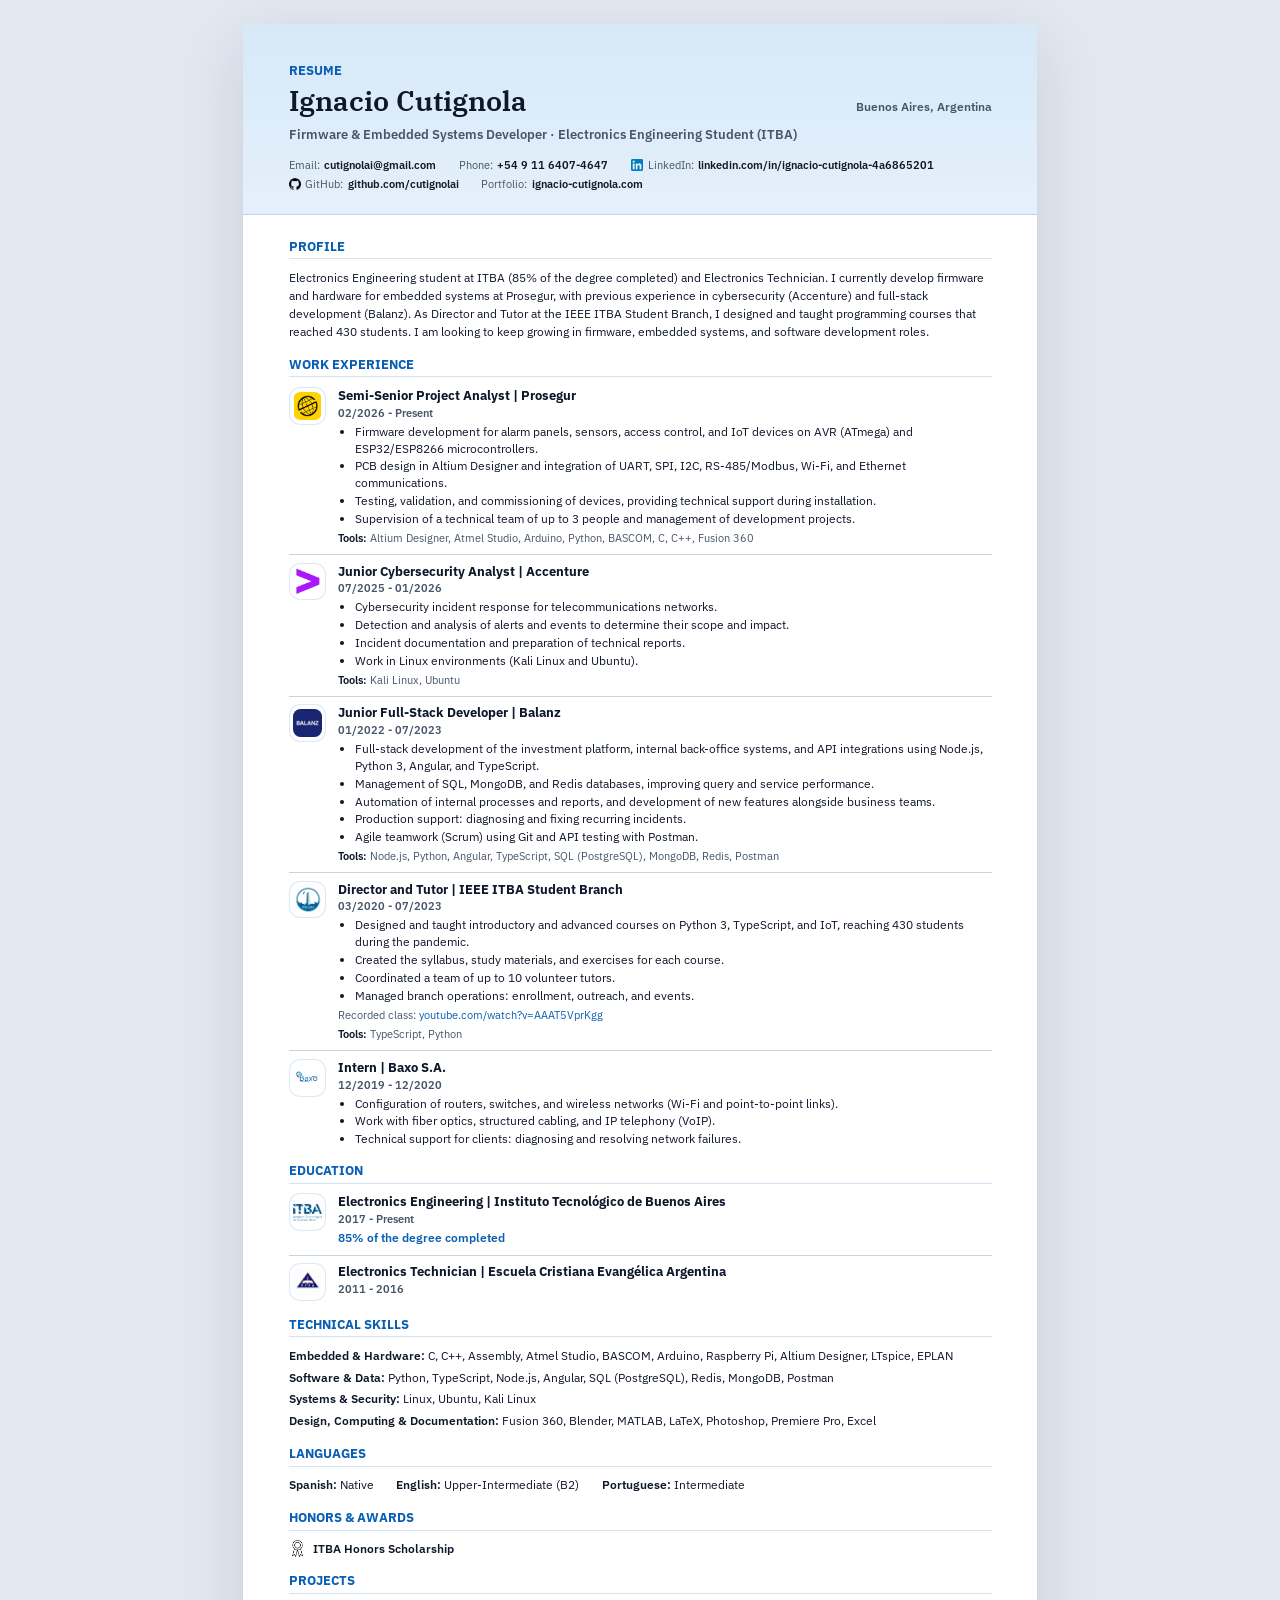
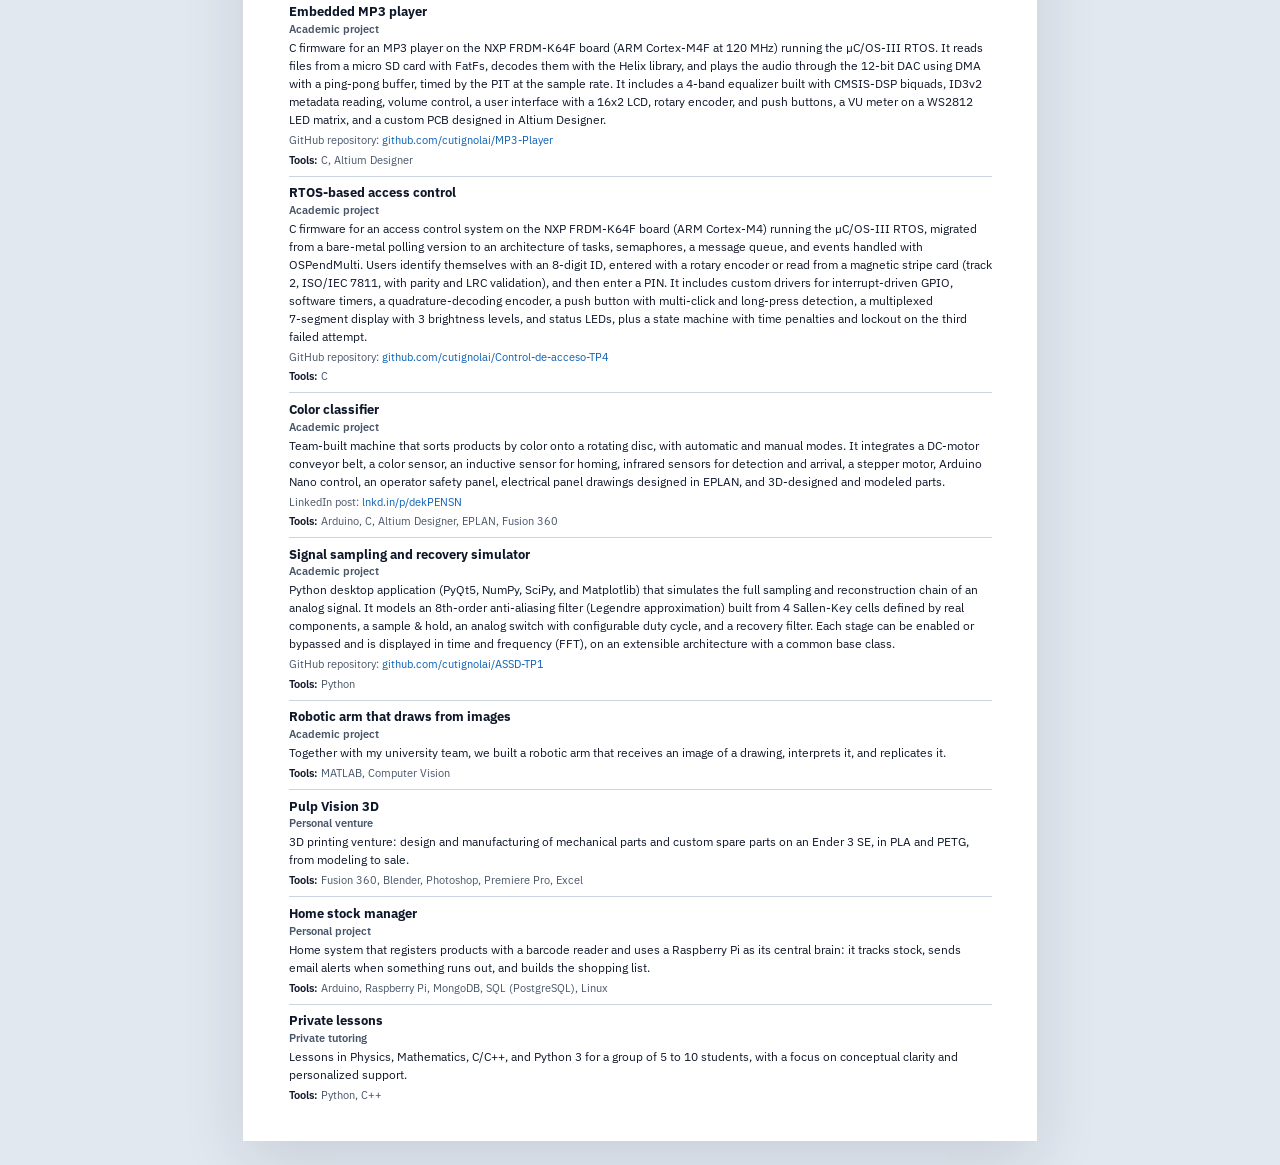
<file: cv-print-english.html>
<!DOCTYPE html>
<html lang="en">
<head>
  <meta charset="UTF-8">
  <meta name="viewport" content="width=device-width, initial-scale=1.0">
  <title>Ignacio Cutignola - Resume</title>
  <meta name="author" content="Ignacio Cutignola">
  <meta name="description" content="Resume of Ignacio Cutignola: firmware and embedded systems, cybersecurity, and software development.">
  <link rel="icon" href="./favicon.svg" type="image/svg+xml">

  <link rel="stylesheet" href="cv-print.css">
</head>
<body>
  <main class="cv-page" id="cv-page">
    <header class="cv-top">
      <section class="cv-top-block cv-identity">
        <p class="cv-eyebrow" id="cv-eyebrow">Resume</p>
        <div class="cv-header-row">
          <div class="cv-profile-photo" id="cv-profile-photo"></div>
          <div class="cv-header-copy">
            <div class="cv-name-row">
              <h1 id="cv-name"></h1>
              <div class="cv-name-location" id="cv-location"></div>
            </div>
            <p class="cv-role" id="cv-role"></p>
          </div>
        </div>
        <div class="cv-contact-inline" id="cv-contact"></div>
      </section>
    </header>

    <section class="cv-main">
      <section class="cv-section">
        <h2 class="cv-section-label" id="cv-section-profile">Profile</h2>
        <div class="cv-profile-copy">
          <p id="cv-profile-summary"></p>
        </div>
      </section>

      <section class="cv-section">
        <h2 class="cv-section-label" id="cv-section-experience">Work Experience</h2>
        <div class="cv-timeline" id="cv-experience"></div>
      </section>

      <section class="cv-section">
        <h2 class="cv-section-label" id="cv-section-education">Education</h2>
        <div class="cv-education-list" id="cv-education"></div>
      </section>

      <section class="cv-section">
        <h2 class="cv-section-label" id="cv-section-stack">Technical Skills</h2>
        <div class="cv-skills" id="cv-stack"></div>
      </section>

      <section class="cv-section cv-inline-sections">
        <section>
          <h2 class="cv-section-label" id="cv-section-languages">Languages</h2>
          <ul class="cv-language-list" id="cv-languages"></ul>
        </section>
        <section>
          <h2 class="cv-section-label" id="cv-section-recognition">Honors &amp; Awards</h2>
          <p class="cv-highlight cv-highlight-with-icon">
            <img src="./recurso/Herramientas/logro.png" alt="">
            <span id="cv-recognition-text">ITBA Honors Scholarship</span>
          </p>
        </section>
      </section>

      <section class="cv-section cv-projects-section">
        <h2 class="cv-section-label" id="cv-section-projects">Projects</h2>
        <div class="cv-projects-list" id="cv-projects"></div>
      </section>
    </section>
  </main>

  <script>window.CV_LANGUAGE = "en";</script>
  <script src="profile-data.js"></script>
  <script src="tools-data.js"></script>
  <script src="experiencia-data.js"></script>
  <script src="education-data.js"></script>
  <script src="projects-data.js"></script>
  <script src="cv-print.js"></script>
</body>
</html>
</file>
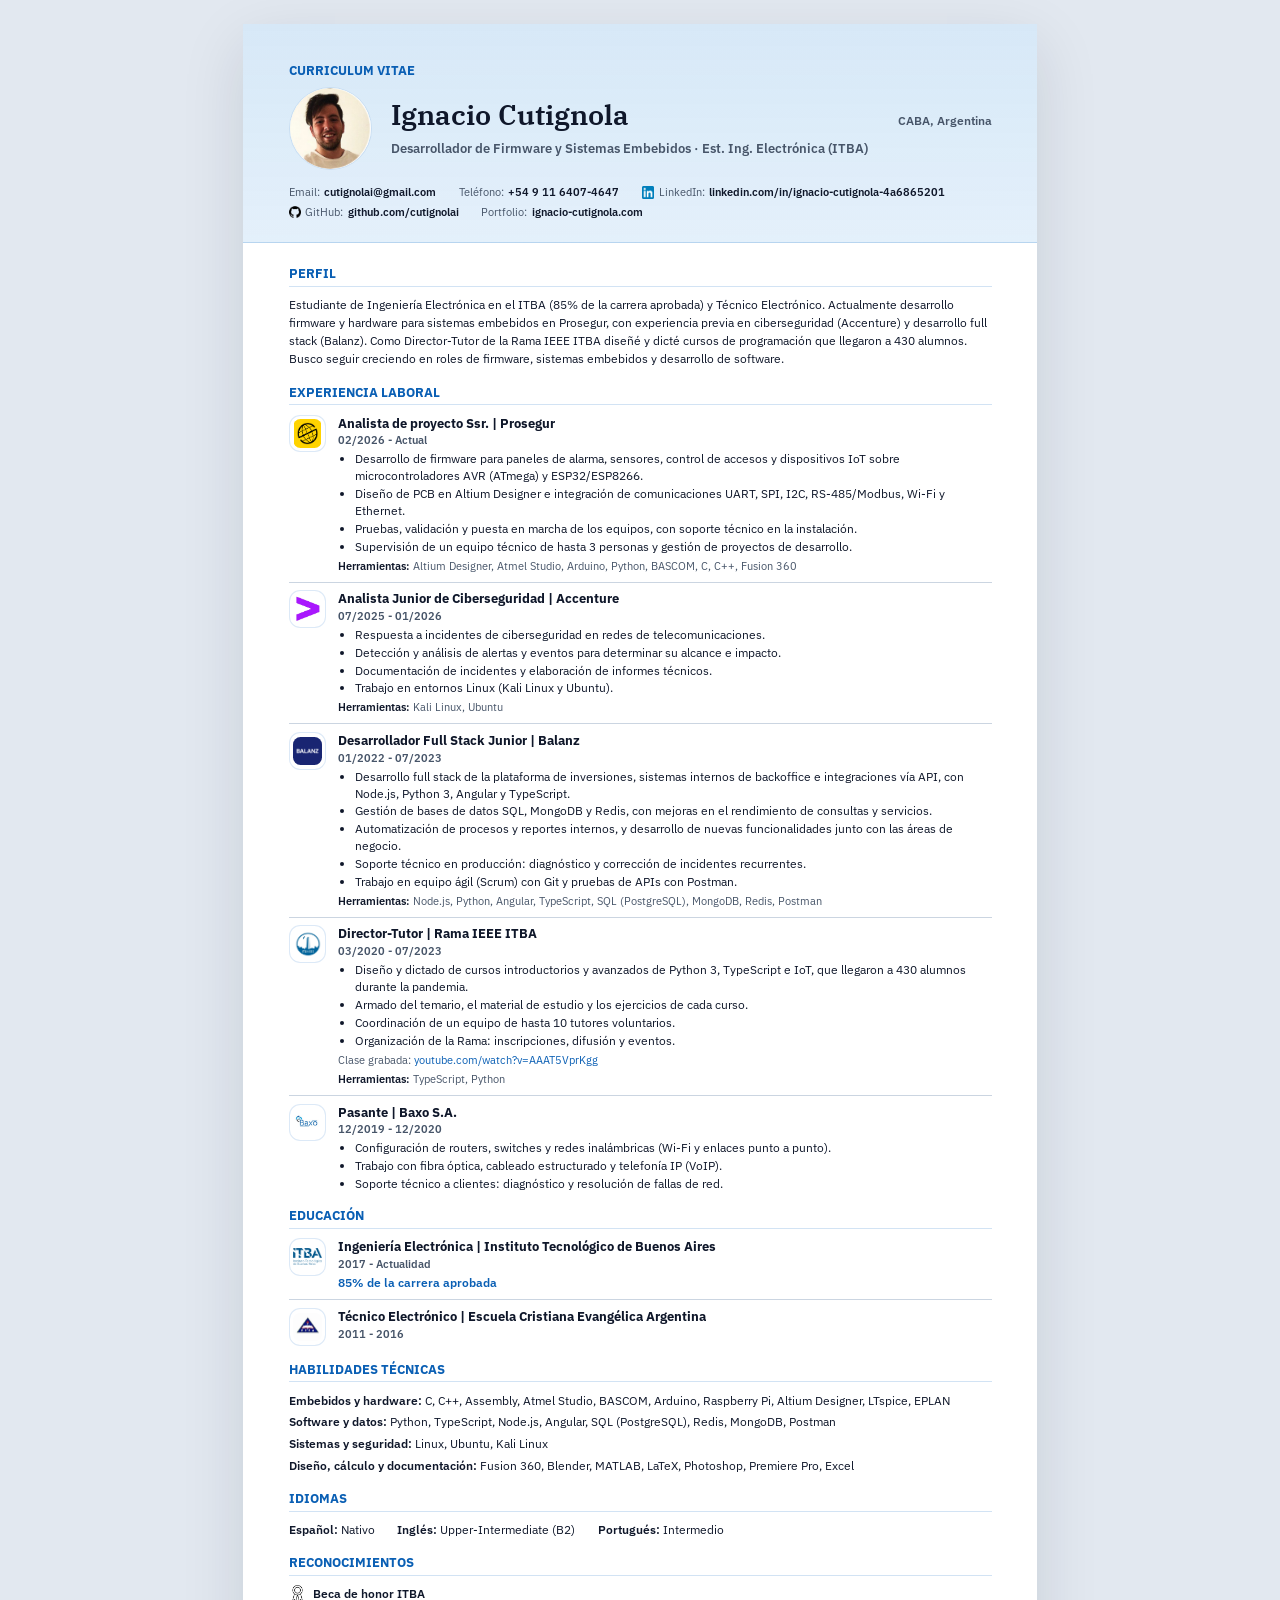
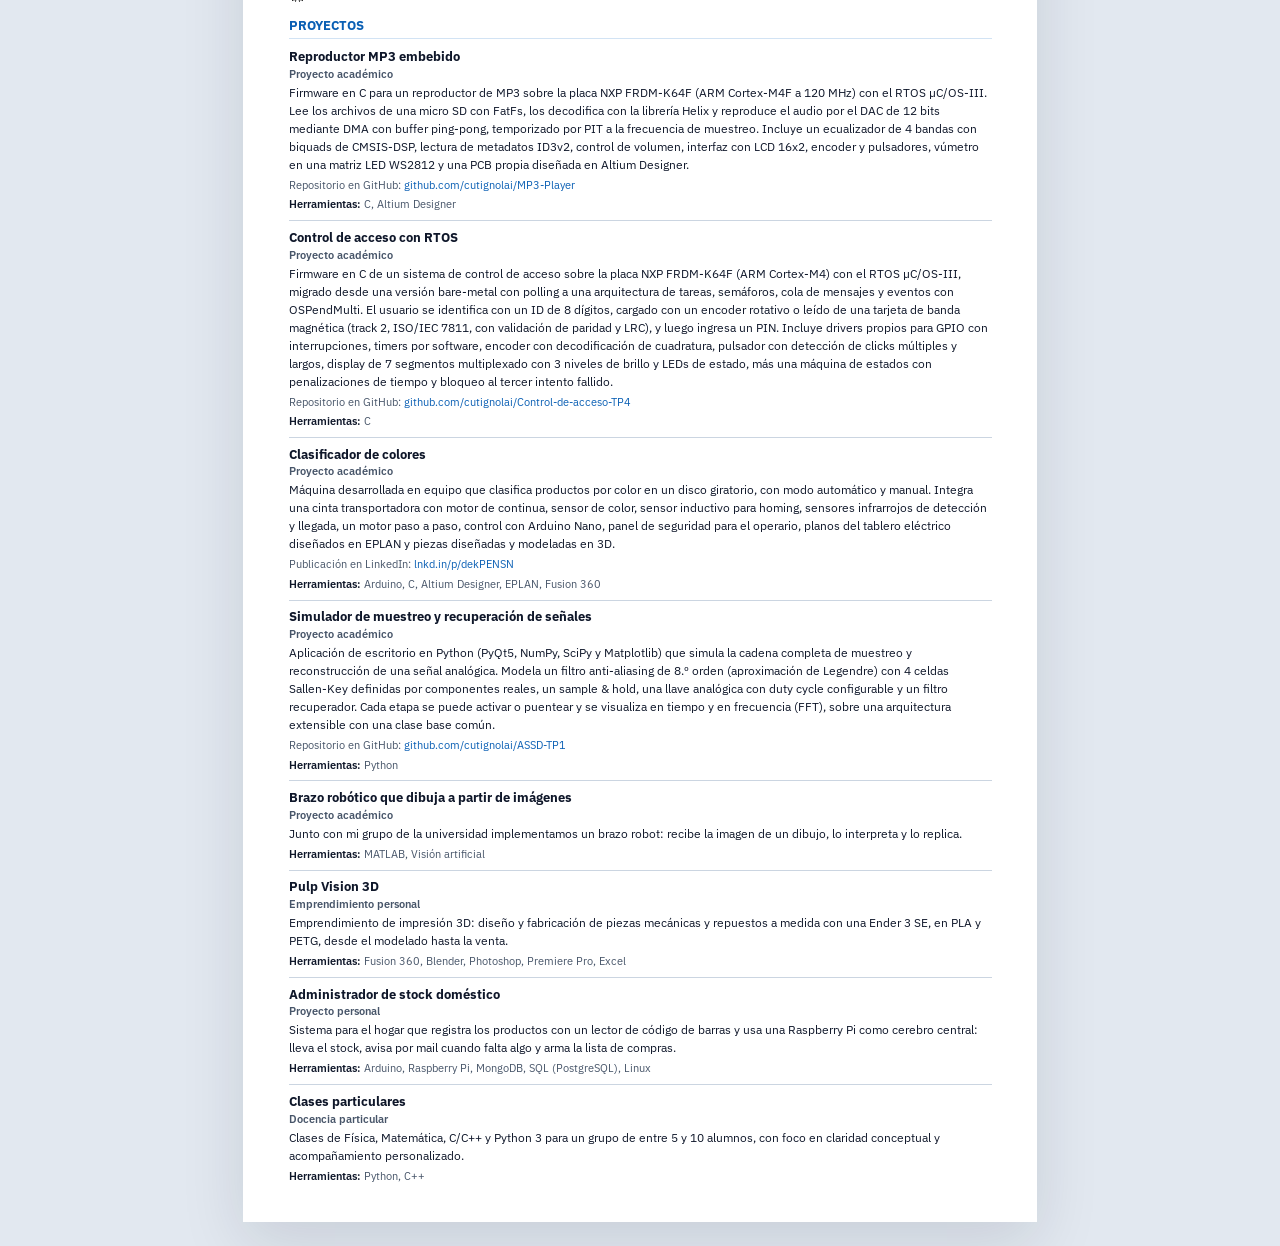
<file: cv-print.html>
<!DOCTYPE html>
<html lang="es">
<head>
  <meta charset="UTF-8">
  <meta name="viewport" content="width=device-width, initial-scale=1.0">
  <title>Ignacio Cutignola - CV</title>
  <meta name="author" content="Ignacio Cutignola">
  <meta name="description" content="CV de Ignacio Cutignola: firmware y sistemas embebidos, ciberseguridad y desarrollo de software.">
  <link rel="icon" href="./favicon.svg" type="image/svg+xml">

  <link rel="stylesheet" href="cv-print.css">
</head>
<body>
  <main class="cv-page" id="cv-page">
    <header class="cv-top">
      <section class="cv-top-block cv-identity">
        <p class="cv-eyebrow" id="cv-eyebrow">Curriculum Vitae</p>
        <div class="cv-header-row">
          <div class="cv-profile-photo" id="cv-profile-photo"></div>
          <div class="cv-header-copy">
            <div class="cv-name-row">
              <h1 id="cv-name"></h1>
              <div class="cv-name-location" id="cv-location"></div>
            </div>
            <p class="cv-role" id="cv-role"></p>
          </div>
        </div>
        <div class="cv-contact-inline" id="cv-contact"></div>
      </section>
    </header>

    <section class="cv-main">
      <section class="cv-section">
        <h2 class="cv-section-label" id="cv-section-profile">Perfil</h2>
        <div class="cv-profile-copy">
          <p id="cv-profile-summary"></p>
        </div>
      </section>

      <section class="cv-section">
        <h2 class="cv-section-label" id="cv-section-experience">Experiencia laboral</h2>
        <div class="cv-timeline" id="cv-experience"></div>
      </section>

      <section class="cv-section">
        <h2 class="cv-section-label" id="cv-section-education">Educación</h2>
        <div class="cv-education-list" id="cv-education"></div>
      </section>

      <section class="cv-section">
        <h2 class="cv-section-label" id="cv-section-stack">Habilidades técnicas</h2>
        <div class="cv-skills" id="cv-stack"></div>
      </section>

      <section class="cv-section cv-inline-sections">
        <section>
          <h2 class="cv-section-label" id="cv-section-languages">Idiomas</h2>
          <ul class="cv-language-list" id="cv-languages"></ul>
        </section>
        <section>
          <h2 class="cv-section-label" id="cv-section-recognition">Reconocimientos</h2>
          <p class="cv-highlight cv-highlight-with-icon">
            <img src="./recurso/Herramientas/logro.png" alt="">
            <span id="cv-recognition-text">Beca de honor ITBA</span>
          </p>
        </section>
      </section>

      <section class="cv-section cv-projects-section">
        <h2 class="cv-section-label" id="cv-section-projects">Proyectos</h2>
        <div class="cv-projects-list" id="cv-projects"></div>
      </section>
    </section>
  </main>

  <script src="profile-data.js"></script>
  <script src="tools-data.js"></script>
  <script src="experiencia-data.js"></script>
  <script src="education-data.js"></script>
  <script src="projects-data.js"></script>
  <script src="cv-print.js"></script>
</body>
</html>
</file>
<file: cv-print.css>
/* Static, self-hosted font files: Chrome embeds them as TrueType instead of Type3,
   which keeps the PDF text readable for every ATS parser. */
@font-face {
  font-family: "IBM Plex Sans";
  font-weight: 400;
  src: url("recurso/Fuentes/ibm-plex-sans-latin-400-normal.woff2") format("woff2");
}

@font-face {
  font-family: "IBM Plex Sans";
  font-weight: 500;
  src: url("recurso/Fuentes/ibm-plex-sans-latin-500-normal.woff2") format("woff2");
}

@font-face {
  font-family: "IBM Plex Sans";
  font-weight: 600;
  src: url("recurso/Fuentes/ibm-plex-sans-latin-600-normal.woff2") format("woff2");
}

@font-face {
  font-family: "IBM Plex Sans";
  font-weight: 700;
  src: url("recurso/Fuentes/ibm-plex-sans-latin-700-normal.woff2") format("woff2");
}

@font-face {
  font-family: "IBM Plex Serif";
  font-weight: 500;
  src: url("recurso/Fuentes/ibm-plex-serif-latin-500-normal.woff2") format("woff2");
}

@font-face {
  font-family: "IBM Plex Serif";
  font-weight: 600;
  src: url("recurso/Fuentes/ibm-plex-serif-latin-600-normal.woff2") format("woff2");
}

@page {
  size: A4;
  margin: 10mm 0;
}

@page :first {
  margin-top: 0;
}

:root {
  --paper: #ffffff;
  --ink: #0f172a;
  --muted: #475569;
  --line: #cbd5e1;
  --accent: #0a5fb4;
  --accent-soft: rgba(10, 102, 194, 0.10);
}

* {
  box-sizing: border-box;
}

html,
body {
  margin: 0;
  padding: 0;
  background: #e2e8f0;
  color: var(--ink);
  font-family: "IBM Plex Sans", Arial, sans-serif;
}

body {
  padding: 24px;
}

a {
  color: inherit;
  text-decoration: none;
}

.cv-page {
  width: 210mm;
  min-height: 297mm;
  margin: 0 auto;
  background: var(--paper);
  box-shadow: 0 20px 60px rgba(15, 23, 42, 0.12);
}

.cv-top {
  padding: 10mm 12mm 6mm;
  background:
    linear-gradient(180deg, rgba(10, 102, 194, 0.08), rgba(10, 102, 194, 0.02)),
    #e8f3fc;
  border-bottom: 1px solid rgba(10, 102, 194, 0.15);
}

.cv-main {
  padding: 6mm 12mm 10mm;
}

.cv-section + .cv-section {
  margin-top: 4mm;
}

.cv-eyebrow,
.cv-section-label {
  margin: 0 0 2.5mm;
  color: var(--accent);
  font-size: 9.4pt;
  font-weight: 700;
  letter-spacing: 0;
  text-transform: uppercase;
}

.cv-section-label {
  padding-bottom: 1.2mm;
  border-bottom: 1px solid rgba(10, 102, 194, 0.18);
  break-after: avoid;
  page-break-after: avoid;
}

.cv-identity h1 {
  margin: 0;
  font-family: "IBM Plex Serif", Georgia, serif;
  font-size: 21pt;
  line-height: 1;
}

.cv-header-row {
  display: grid;
  grid-template-columns: 22mm 1fr;
  gap: 5mm;
  align-items: center;
}

.cv-no-photo .cv-header-row {
  grid-template-columns: 1fr;
}

.cv-no-photo .cv-profile-photo {
  display: none;
}

.cv-header-copy {
  min-width: 0;
}

.cv-name-row {
  display: flex;
  align-items: baseline;
  justify-content: space-between;
  gap: 3mm;
}

.cv-profile-photo {
  width: 22mm;
  height: 22mm;
  border: 1px solid rgba(10, 102, 194, 0.16);
  border-radius: 50%;
  background: rgba(255, 255, 255, 0.5);
  overflow: hidden;
}

.cv-profile-photo img {
  width: 100%;
  height: 100%;
  object-fit: cover;
  display: block;
}

.cv-name-location {
  color: var(--muted);
  font-size: 9pt;
  font-weight: 600;
  white-space: nowrap;
}

.cv-role {
  margin: 2.5mm 0 0;
  color: var(--muted);
  font-size: 10pt;
  font-weight: 600;
  line-height: 1.35;
}

.cv-contact-inline {
  display: flex;
  flex-wrap: wrap;
  gap: 1.5mm 6mm;
  margin-top: 4mm;
  font-size: 8.3pt;
}

.cv-contact-inline > div {
  display: flex;
  align-items: center;
  gap: 1.2mm;
}

.cv-contact-inline span {
  display: inline-flex;
  align-items: center;
  gap: 1.2mm;
  color: var(--muted);
}

.cv-contact-inline img {
  width: 3.2mm;
  height: 3.2mm;
  object-fit: contain;
  display: block;
}

.cv-contact-inline strong {
  font-weight: 600;
}

.cv-profile-copy p,
.cv-experience-item p,
.cv-education-item p,
.cv-project-item p,
.cv-skill-row,
.cv-language-list li {
  margin: 0;
  font-size: 9pt;
  line-height: 1.5;
}

.cv-bullets {
  margin: 0;
  padding-left: 4.5mm;
  font-size: 9pt;
  line-height: 1.42;
}

.cv-bullets li + li {
  margin-top: 0.2mm;
}

.cv-timeline,
.cv-education-list,
.cv-projects-list,
.cv-language-list {
  margin: 0;
  padding: 0;
  list-style: none;
}

.cv-experience-item,
.cv-education-item,
.cv-project-item {
  break-inside: avoid;
  page-break-inside: avoid;
}

.cv-experience-item + .cv-experience-item,
.cv-education-item + .cv-education-item,
.cv-project-item + .cv-project-item {
  margin-top: 2mm;
  padding-top: 2mm;
  border-top: 1px solid var(--line);
}

.cv-experience-item-layout {
  display: grid;
  grid-template-columns: 10mm 1fr;
  gap: 3mm;
  align-items: start;
}

.cv-experience-item-body {
  min-width: 0;
}

/* Date sits right under the title (not floated to the right) so text extractors
   always read it together with the role it belongs to. */
.cv-experience-item-header,
.cv-project-item-header {
  display: flex;
  flex-direction: column;
  gap: 0.3mm;
  margin-bottom: 0.8mm;
}

.cv-nowrap {
  white-space: nowrap;
}

.cv-experience-item h3,
.cv-education-item h3,
.cv-project-item h3 {
  margin: 0;
  font-size: 9.8pt;
  line-height: 1.35;
}

.cv-experience-period,
.cv-project-type {
  flex-shrink: 0;
  color: var(--muted);
  font-size: 8pt;
  font-weight: 600;
  white-space: nowrap;
}

.cv-experience-logo,
.cv-education-logo {
  width: 10mm;
  height: 10mm;
  display: flex;
  align-items: center;
  justify-content: center;
  padding: 1mm;
  border: 1px solid rgba(10, 102, 194, 0.14);
  border-radius: 3mm;
  background: #ffffff;
}

.cv-experience-logo img,
.cv-education-logo img {
  width: 100%;
  height: 100%;
  object-fit: contain;
  display: block;
  border-radius: 2mm;
}

.cv-logo-fallback {
  color: var(--accent);
  font-size: 8pt;
  font-weight: 700;
}

.cv-item-tools,
.cv-project-link {
  margin-top: 0.8mm !important;
  color: var(--muted);
  font-size: 8.2pt !important;
}

.cv-item-tools strong {
  color: var(--ink);
  font-weight: 600;
}

.cv-education-detail {
  color: var(--accent);
  font-weight: 600;
}

.cv-skills {
  display: grid;
  gap: 1mm;
}

.cv-skill-row strong,
.cv-language-list strong {
  font-weight: 600;
}

.cv-inline-sections {
  display: block;
}

.cv-inline-sections > section + section {
  margin-top: 4mm;
}

.cv-language-list {
  display: flex;
  flex-wrap: wrap;
  gap: 1mm 6mm;
}

.cv-highlight {
  margin: 0;
  font-size: 9pt;
  font-weight: 600;
}

.cv-highlight-with-icon {
  display: flex;
  align-items: center;
  gap: 2mm;
}

.cv-highlight-with-icon img {
  width: 4.5mm;
  height: 4.5mm;
  object-fit: contain;
  display: block;
}

.cv-project-tools {
  display: flex;
  flex-wrap: wrap;
  gap: 1.5mm;
  margin-top: 1.5mm;
}

.cv-project-tool-chip {
  display: inline-flex;
  align-items: center;
  gap: 1mm;
  padding: 0.6mm 2mm;
  border-radius: 999px;
  background: var(--accent-soft);
  color: var(--accent);
  font-size: 7.5pt;
}

.cv-project-link a {
  color: var(--accent);
}

@media screen and (max-width: 1100px) {
  body {
    padding: 0;
    background: var(--paper);
  }

  .cv-page {
    width: 100%;
    min-height: auto;
    box-shadow: none;
  }

  .cv-top,
  .cv-main {
    padding: 24px 20px;
  }

  .cv-name-row,
  .cv-experience-item-header,
  .cv-project-item-header {
    flex-direction: column;
    align-items: flex-start;
    gap: 1mm;
  }

  .cv-header-row {
    grid-template-columns: 1fr;
  }
}

@media print {
  html,
  body {
    padding: 0;
    background: var(--paper);
  }

  .cv-page {
    width: 100%;
    min-height: 0;
    box-shadow: none;
  }

  .cv-top {
    -webkit-print-color-adjust: exact;
    print-color-adjust: exact;
  }
}
</file>
